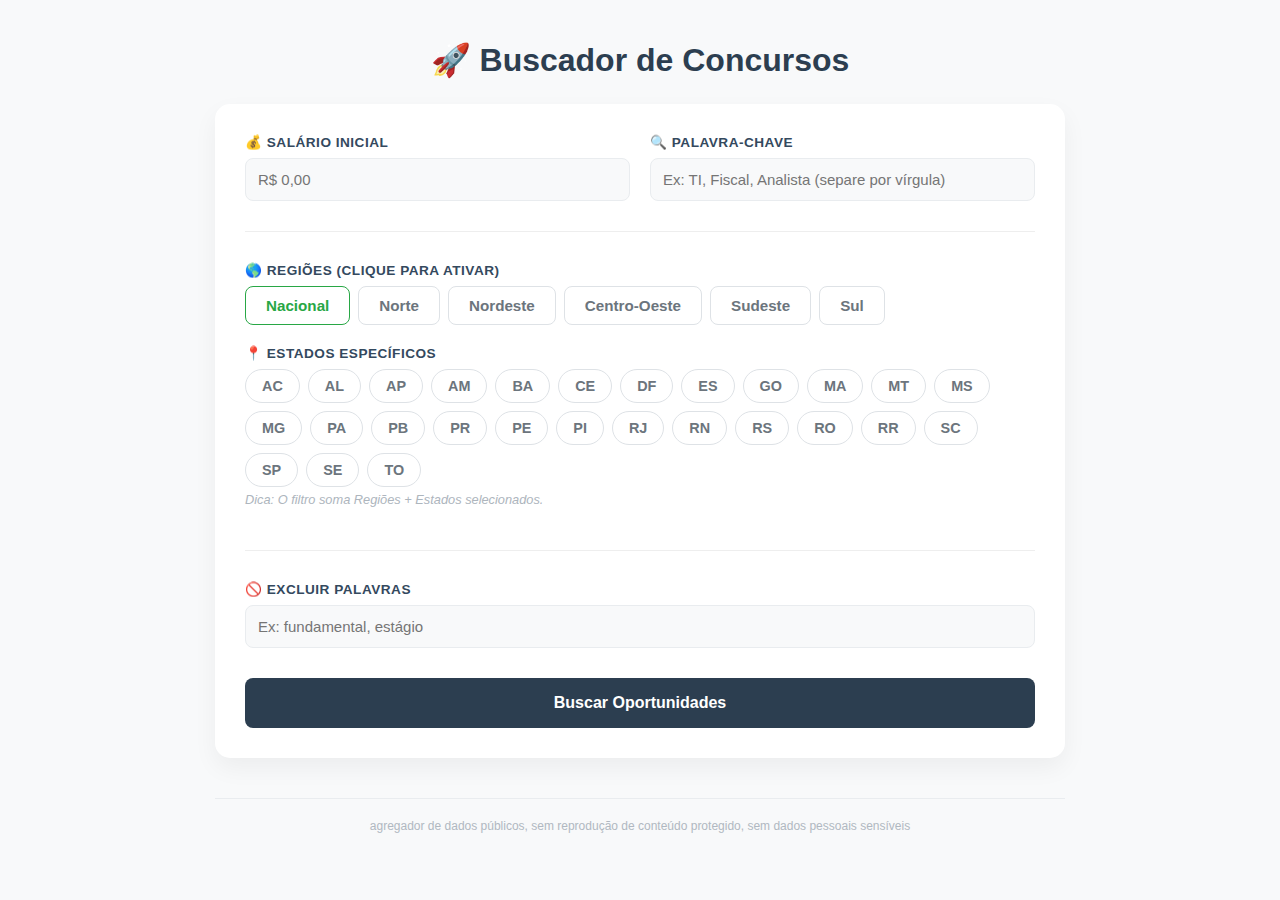
<file: index.html>
<!DOCTYPE html>
<html lang="pt-BR">
<head>
    <meta charset="UTF-8">
    <meta name="viewport" content="width=device-width, initial-scale=1.0">
    <title>Buscador de Concursos</title>
    <style>
        body { font-family: 'Segoe UI', Tahoma, Geneva, Verdana, sans-serif; margin: 0; padding: 20px; background-color: #f8f9fa; }
        .container { max-width: 850px; margin: 0 auto; padding-bottom: 40px; }
        h1 { text-align: center; color: #2c3e50; margin-bottom: 25px; font-weight: 800; }
        
        form { background: #fff; padding: 30px; border-radius: 15px; box-shadow: 0 10px 25px rgba(0,0,0,0.05); display: grid; gap: 20px; }
        
        label { font-weight: 700; color: #34495e; margin-bottom: 8px; display: block; font-size: 0.85em; text-transform: uppercase; letter-spacing: 0.5px;}
        input { padding: 12px; border: 1px solid #e9ecef; border-radius: 8px; width: 100%; box-sizing: border-box; font-size: 15px; background: #f8f9fa; transition: all 0.2s;}
        input:focus { border-color: #007bff; background: #fff; outline: none; box-shadow: 0 0 0 3px rgba(0,123,255,0.1); }
        
        .btn-grid { display: flex; flex-wrap: wrap; gap: 8px; }
        
        .filter-btn {
            background-color: #fff; border: 1px solid #dee2e6; border-radius: 20px;
            padding: 8px 16px; cursor: pointer; font-size: 0.9em; font-weight: 600; color: #6c757d;
            transition: all 0.2s; user-select: none;
        }
        .filter-btn:hover { background-color: #e9ecef; transform: translateY(-1px); }
        .filter-btn.active { background-color: #007bff; color: white; border-color: #007bff; box-shadow: 0 4px 6px rgba(0,123,255,0.2); }

        .region-btn { padding: 10px 20px; font-size: 0.95em; border-radius: 8px; }
        .region-btn[data-value="Nacional"] { border-color: #28a745; color: #28a745; }
        .region-btn[data-value="Nacional"].active { background-color: #28a745; color: white; }

        .section-divider { border-top: 1px solid #eee; margin: 10px 0; }
        .help-text { font-size: 0.8em; color: #adb5bd; margin-top: 5px; font-style: italic;}

        input[type="submit"] { background-color: #2c3e50; color: #fff; border: none; cursor: pointer; font-weight: bold; padding: 16px; font-size: 16px; margin-top: 10px; border-radius: 8px; transition: transform 0.2s; width: 100%; }
        input[type="submit"]:hover { background-color: #1a252f; transform: translateY(-2px); }
        
        #status-msg { margin: 20px 0; text-align: center; font-weight: bold; display: none; padding: 15px; border-radius: 8px;}
        .loading { color: #0056b3; background: #e7f1ff; }
        .empty { color: #856404; background: #fff3cd; }
        .error { color: #721c24; background: #f8d7da; }

        #resultados-container { margin-top: 40px; }

        .concurso-card { background: #fff; margin-bottom: 20px; padding: 25px; border-left: 5px solid #007bff; border-radius: 10px; box-shadow: 0 4px 12px rgba(0,0,0,0.05); }
        .concurso-card h3 { margin: 0 0 12px 0; font-size: 1.15em; color: #2c3e50; line-height: 1.5; }
        
        .badges { display: flex; gap: 8px; margin-top: 15px; flex-wrap: wrap; align-items: center; }
        .badge { padding: 6px 12px; border-radius: 6px; font-size: 0.85em; font-weight: 700; letter-spacing: 0.3px;}
        .badge.money { background-color: #d1e7dd; color: #0f5132; }
        .badge.uf { background-color: #cfe2ff; color: #084298; }
        .badge.date { background-color: #fff3cd; color: #664d03; }

        /* NOVOS ESTILOS PARA OS BOTÕES DE AÇÃO */
        .card-actions {
            margin-top: 15px;
            display: flex;
            gap: 10px;
        }
        
        .action-link {
            text-decoration: none;
            font-size: 0.85em;
            font-weight: 600;
            padding: 8px 12px;
            border-radius: 6px;
            transition: background 0.2s;
            display: inline-flex;
            align-items: center;
            gap: 5px;
        }
        
        .btn-edital { background-color: #f1f3f5; color: #495057; border: 1px solid #dee2e6; }
        .btn-edital:hover { background-color: #e9ecef; color: #212529; }
        
        .btn-inscricao { background-color: #007bff; color: white; border: 1px solid #007bff; }
        .btn-inscricao:hover { background-color: #0056b3; }

        .legal-footer {
            margin-top: 40px; text-align: center; font-size: 0.75em; color: #b0b8c1;
            border-top: 1px solid #e9ecef; padding-top: 20px;
        }
    </style>
</head>
<body>
    <div class="container">
        <h1>🚀 Buscador de Concursos</h1>

        <form id="searchForm">
            <div style="display: grid; grid-template-columns: 1fr 1fr; gap: 20px;">
                <div>
                    <label>💰 Salário Inicial</label>
                    <input type="tel" id="salario_minimo" placeholder="R$ 0,00" oninput="formatarMoeda(this)">
                </div>
                <div>
                    <label>🔍 Palavra-chave</label>
                    <input type="text" id="palavra_chave" placeholder="Ex: TI, Fiscal, Analista (separe por vírgula)">
                </div>
            </div>

            <div class="section-divider"></div>

            <div>
                <label>🌎 Regiões (Clique para ativar)</label>
                <div class="btn-grid">
                    <div class="filter-btn region-btn" data-value="Nacional">Nacional</div>
                    <div class="filter-btn region-btn" data-value="Norte">Norte</div>
                    <div class="filter-btn region-btn" data-value="Nordeste">Nordeste</div>
                    <div class="filter-btn region-btn" data-value="Centro-Oeste">Centro-Oeste</div>
                    <div class="filter-btn region-btn" data-value="Sudeste">Sudeste</div>
                    <div class="filter-btn region-btn" data-value="Sul">Sul</div>
                </div>
            </div>

            <div>
                <label>📍 Estados Específicos</label>
                <div class="btn-grid">
                    <div class="filter-btn uf-btn" data-value="AC">AC</div> <div class="filter-btn uf-btn" data-value="AL">AL</div>
                    <div class="filter-btn uf-btn" data-value="AP">AP</div> <div class="filter-btn uf-btn" data-value="AM">AM</div>
                    <div class="filter-btn uf-btn" data-value="BA">BA</div> <div class="filter-btn uf-btn" data-value="CE">CE</div>
                    <div class="filter-btn uf-btn" data-value="DF">DF</div> <div class="filter-btn uf-btn" data-value="ES">ES</div>
                    <div class="filter-btn uf-btn" data-value="GO">GO</div> <div class="filter-btn uf-btn" data-value="MA">MA</div>
                    <div class="filter-btn uf-btn" data-value="MT">MT</div> <div class="filter-btn uf-btn" data-value="MS">MS</div>
                    <div class="filter-btn uf-btn" data-value="MG">MG</div> <div class="filter-btn uf-btn" data-value="PA">PA</div>
                    <div class="filter-btn uf-btn" data-value="PB">PB</div> <div class="filter-btn uf-btn" data-value="PR">PR</div>
                    <div class="filter-btn uf-btn" data-value="PE">PE</div> <div class="filter-btn uf-btn" data-value="PI">PI</div>
                    <div class="filter-btn uf-btn" data-value="RJ">RJ</div> <div class="filter-btn uf-btn" data-value="RN">RN</div>
                    <div class="filter-btn uf-btn" data-value="RS">RS</div> <div class="filter-btn uf-btn" data-value="RO">RO</div>
                    <div class="filter-btn uf-btn" data-value="RR">RR</div> <div class="filter-btn uf-btn" data-value="SC">SC</div>
                    <div class="filter-btn uf-btn" data-value="SP">SP</div> <div class="filter-btn uf-btn" data-value="SE">SE</div>
                    <div class="filter-btn uf-btn" data-value="TO">TO</div>
                </div>
                <p class="help-text">Dica: O filtro soma Regiões + Estados selecionados.</p>
            </div>

            <div class="section-divider"></div>

            <div>
                <label>🚫 Excluir palavras</label>
                <input type="text" id="excluir_palavra" placeholder="Ex: fundamental, estágio">
            </div>

            <input type="submit" id="btn-buscar" value="Buscar Oportunidades">
        </form>

        <div id="status-msg"></div>
        <div id="resultados-container"></div>
        
        <div class="legal-footer">
            agregador de dados públicos, sem reprodução de conteúdo protegido, sem dados pessoais sensíveis
        </div>
    </div>

    <script>
        function formatarMoeda(elemento) {
            let valor = elemento.value.replace(/\D/g, "");
            
            if (valor === "") {
                elemento.value = "";
                return;
            }
            
            valor = (valor / 100).toFixed(2) + "";
            valor = valor.replace(".", ",");
            valor = valor.replace(/(\d)(?=(\d{3})+(?!\d))/g, "$1.");
            
            elemento.value = "R$ " + valor;
        }

        document.querySelectorAll('.filter-btn').forEach(btn => {
            btn.addEventListener('click', () => {
                btn.classList.toggle('active');
            });
        });

        document.getElementById('searchForm').addEventListener('submit', async function(e) {
            e.preventDefault();
            
            const btnBuscar = document.getElementById('btn-buscar');
            const statusDiv = document.getElementById('status-msg');
            const container = document.getElementById('resultados-container');
            
            const textoOriginal = "Buscar Oportunidades";
            btnBuscar.value = "⏳ Buscando...";
            btnBuscar.disabled = true;
            
            container.innerHTML = '';
            statusDiv.className = 'loading';
            statusDiv.innerText = 'Processando sua busca...';
            statusDiv.style.display = 'block';

            const activeUfs = Array.from(document.querySelectorAll('.uf-btn.active'))
                                   .map(btn => btn.getAttribute('data-value'));

            const activeRegions = Array.from(document.querySelectorAll('.region-btn.active'))
                                       .map(btn => btn.getAttribute('data-value'));

            const payload = {
                salario_minimo: document.getElementById('salario_minimo').value,
                palavra_chave: document.getElementById('palavra_chave').value,
                excluir_palavra: document.getElementById('excluir_palavra').value,
                regioes: activeRegions,
                ufs: activeUfs
            };

            try {
                const response = await fetch('/api/buscar', {
                    method: 'POST',
                    headers: { 'Content-Type': 'application/json' },
                    body: JSON.stringify(payload)
                });

                if (!response.ok) throw new Error(`Erro: ${response.status}`);

                const concursos = await response.json();
                
                btnBuscar.value = `Buscar Oportunidades (${concursos.length})`;
                btnBuscar.disabled = false;

                if (concursos.length === 0) {
                    statusDiv.className = 'empty';
                    statusDiv.innerHTML = '⚠️ Nenhum concurso encontrado para os filtros selecionados.';
                    return;
                }

                statusDiv.style.display = 'none';

                concursos.forEach(c => {
                    const div = document.createElement('div');
                    div.className = 'concurso-card';
                    
                    // Defina um link padrão caso a extração falhe
                    const linkDestino = c['Link'] && c['Link'] !== '#' ? c['Link'] : 'https://www.pciconcursos.com.br/concursos/';

                    div.innerHTML = `
                        <h3>${c['Informações do Concurso']}</h3>
                        <div class="badges">
                            <span class="badge money">💰 ${c['Salário']}</span>
                            <span class="badge uf">📍 ${c['UF']}</span>
                            <span class="badge date">📅 ${c['Data Fim Inscrição']}</span>
                        </div>
                        <div class="card-actions">
                            <a href="${linkDestino}" target="_blank" class="action-link btn-edital">
                                📄 Ver Edital
                            </a>
                            <a href="${linkDestino}" target="_blank" class="action-link btn-inscricao">
                                ✍️ Ir para Inscrição
                            </a>
                        </div>
                    `;
                    container.appendChild(div);
                });

            } catch (error) {
                console.error(error);
                statusDiv.className = 'error';
                statusDiv.innerHTML = `❌ Erro de conexão.`;
                btnBuscar.value = textoOriginal;
                btnBuscar.disabled = false;
            }
        });
    </script>
</body>
</html>
</file>
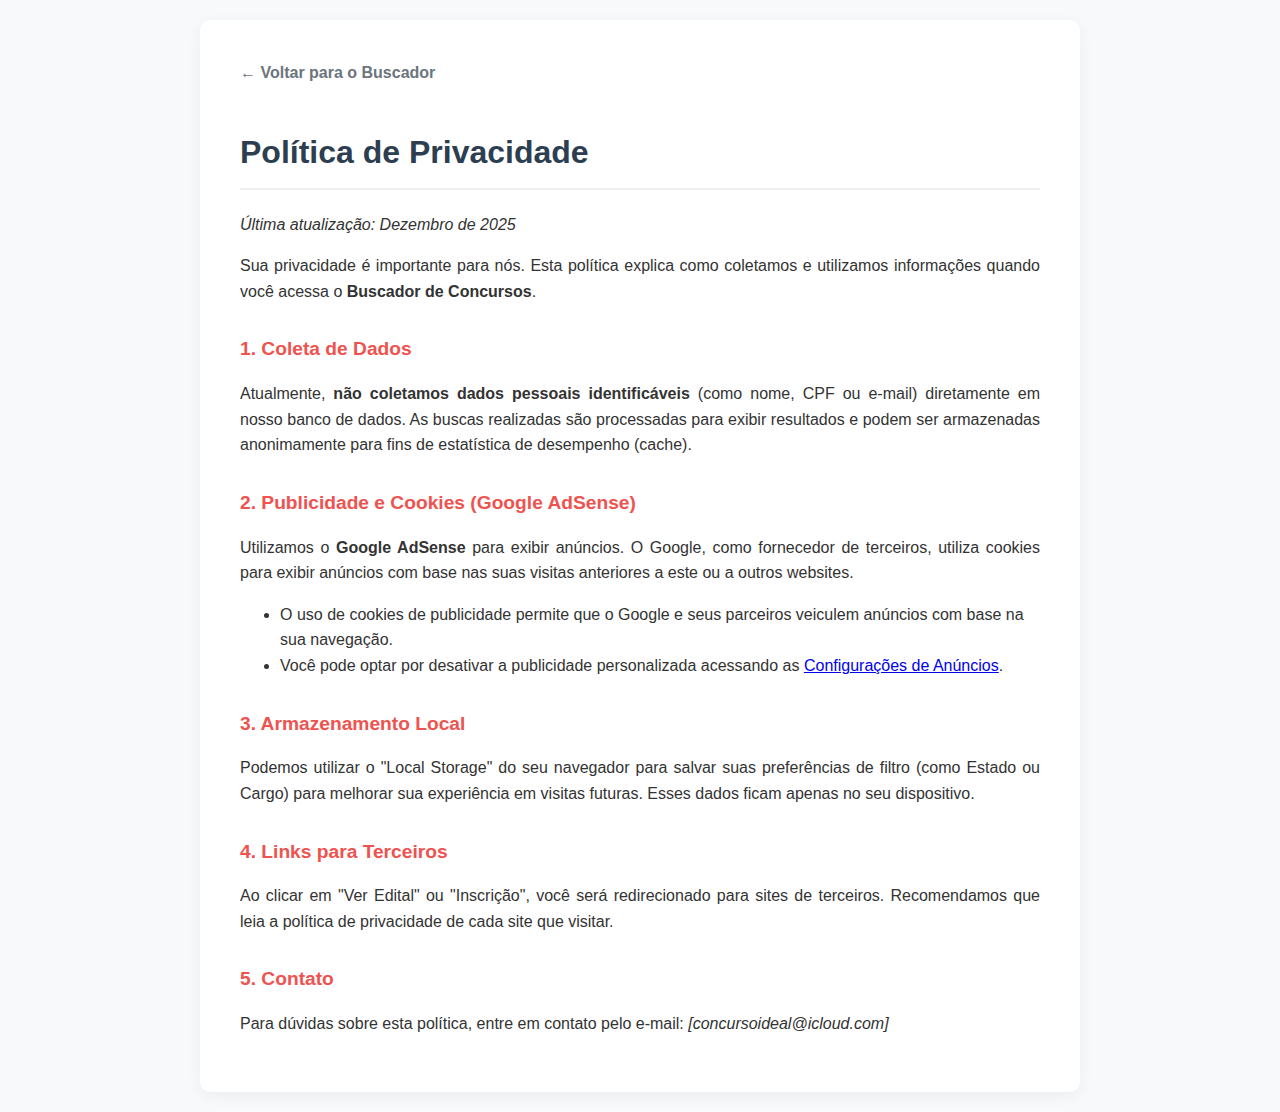
<file: privacidade.html>
<!DOCTYPE html>
<html lang="pt-BR">
<head>
    <meta charset="UTF-8">
    <meta name="viewport" content="width=device-width, initial-scale=1.0">
    <title>Política de Privacidade - Buscador de Concursos</title>
    <style>
        body { font-family: 'Segoe UI', Tahoma, Geneva, Verdana, sans-serif; margin: 0; padding: 20px; background-color: #f8f9fa; color: #333; line-height: 1.6; }
        .container { max-width: 800px; margin: 0 auto; background: #fff; padding: 40px; border-radius: 10px; box-shadow: 0 4px 15px rgba(0,0,0,0.05); }
        h1 { color: #2c3e50; border-bottom: 2px solid #eee; padding-bottom: 10px; }
        h2 { color: #ef5350; margin-top: 30px; font-size: 1.2rem; }
        p { margin-bottom: 15px; text-align: justify; }
        .back-link { display: inline-block; margin-bottom: 20px; text-decoration: none; color: #6c757d; font-weight: bold; }
        .back-link:hover { color: #0d6efd; }
    </style>
</head>
<body>
    <div class="container">
        <a href="/" class="back-link">← Voltar para o Buscador</a>

        <h1>Política de Privacidade</h1>
        <p><em>Última atualização: Dezembro de 2025</em></p>

        <p>Sua privacidade é importante para nós. Esta política explica como coletamos e utilizamos informações quando você acessa o <strong>Buscador de Concursos</strong>.</p>

        <h2>1. Coleta de Dados</h2>
        <p>Atualmente, <strong>não coletamos dados pessoais identificáveis</strong> (como nome, CPF ou e-mail) diretamente em nosso banco de dados. As buscas realizadas são processadas para exibir resultados e podem ser armazenadas anonimamente para fins de estatística de desempenho (cache).</p>

        <h2>2. Publicidade e Cookies (Google AdSense)</h2>
        <p>Utilizamos o <strong>Google AdSense</strong> para exibir anúncios. O Google, como fornecedor de terceiros, utiliza cookies para exibir anúncios com base nas suas visitas anteriores a este ou a outros websites.</p>
        <ul>
            <li>O uso de cookies de publicidade permite que o Google e seus parceiros veiculem anúncios com base na sua navegação.</li>
            <li>Você pode optar por desativar a publicidade personalizada acessando as <a href="https://www.google.com/settings/ads" target="_blank">Configurações de Anúncios</a>.</li>
        </ul>

        <h2>3. Armazenamento Local</h2>
        <p>Podemos utilizar o "Local Storage" do seu navegador para salvar suas preferências de filtro (como Estado ou Cargo) para melhorar sua experiência em visitas futuras. Esses dados ficam apenas no seu dispositivo.</p>

        <h2>4. Links para Terceiros</h2>
        <p>Ao clicar em "Ver Edital" ou "Inscrição", você será redirecionado para sites de terceiros. Recomendamos que leia a política de privacidade de cada site que visitar.</p>

        <h2>5. Contato</h2>
        <p>Para dúvidas sobre esta política, entre em contato pelo e-mail: <em>[concursoideal@icloud.com]</em></p>
    </div>
</body>
</html>
</file>
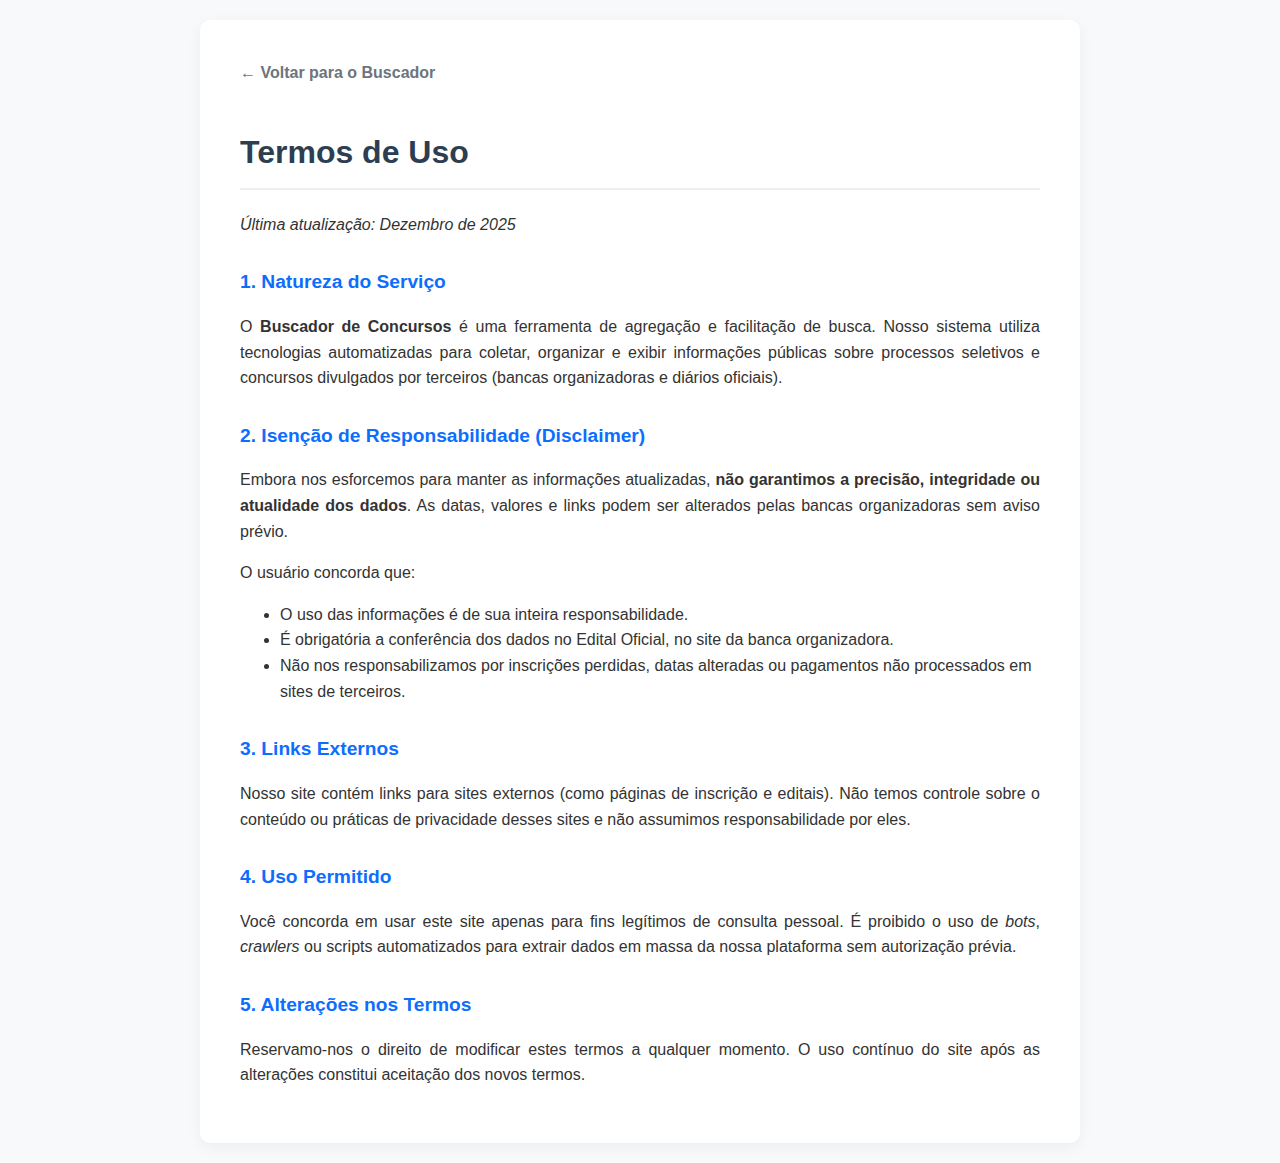
<file: termos.html>
<!DOCTYPE html>
<html lang="pt-BR">
<head>
    <meta charset="UTF-8">
    <meta name="viewport" content="width=device-width, initial-scale=1.0">
    <title>Termos de Uso - Buscador de Concursos</title>
    <style>
        body { font-family: 'Segoe UI', Tahoma, Geneva, Verdana, sans-serif; margin: 0; padding: 20px; background-color: #f8f9fa; color: #333; line-height: 1.6; }
        .container { max-width: 800px; margin: 0 auto; background: #fff; padding: 40px; border-radius: 10px; box-shadow: 0 4px 15px rgba(0,0,0,0.05); }
        h1 { color: #2c3e50; border-bottom: 2px solid #eee; padding-bottom: 10px; }
        h2 { color: #0d6efd; margin-top: 30px; font-size: 1.2rem; }
        p { margin-bottom: 15px; text-align: justify; }
        .back-link { display: inline-block; margin-bottom: 20px; text-decoration: none; color: #6c757d; font-weight: bold; }
        .back-link:hover { color: #0d6efd; }
    </style>
</head>
<body>
    <div class="container">
        <a href="/" class="back-link">← Voltar para o Buscador</a>
        
        <h1>Termos de Uso</h1>
        <p><em>Última atualização: Dezembro de 2025</em></p>

        <h2>1. Natureza do Serviço</h2>
        <p>O <strong>Buscador de Concursos</strong> é uma ferramenta de agregação e facilitação de busca. Nosso sistema utiliza tecnologias automatizadas para coletar, organizar e exibir informações públicas sobre processos seletivos e concursos divulgados por terceiros (bancas organizadoras e diários oficiais).</p>

        <h2>2. Isenção de Responsabilidade (Disclaimer)</h2>
        <p>Embora nos esforcemos para manter as informações atualizadas, <strong>não garantimos a precisão, integridade ou atualidade dos dados</strong>. As datas, valores e links podem ser alterados pelas bancas organizadoras sem aviso prévio.</p>
        <p>O usuário concorda que:</p>
        <ul>
            <li>O uso das informações é de sua inteira responsabilidade.</li>
            <li>É obrigatória a conferência dos dados no Edital Oficial, no site da banca organizadora.</li>
            <li>Não nos responsabilizamos por inscrições perdidas, datas alteradas ou pagamentos não processados em sites de terceiros.</li>
        </ul>

        <h2>3. Links Externos</h2>
        <p>Nosso site contém links para sites externos (como páginas de inscrição e editais). Não temos controle sobre o conteúdo ou práticas de privacidade desses sites e não assumimos responsabilidade por eles.</p>

        <h2>4. Uso Permitido</h2>
        <p>Você concorda em usar este site apenas para fins legítimos de consulta pessoal. É proibido o uso de <em>bots</em>, <em>crawlers</em> ou scripts automatizados para extrair dados em massa da nossa plataforma sem autorização prévia.</p>

        <h2>5. Alterações nos Termos</h2>
        <p>Reservamo-nos o direito de modificar estes termos a qualquer momento. O uso contínuo do site após as alterações constitui aceitação dos novos termos.</p>
    </div>
</body>
</html>
</file>
